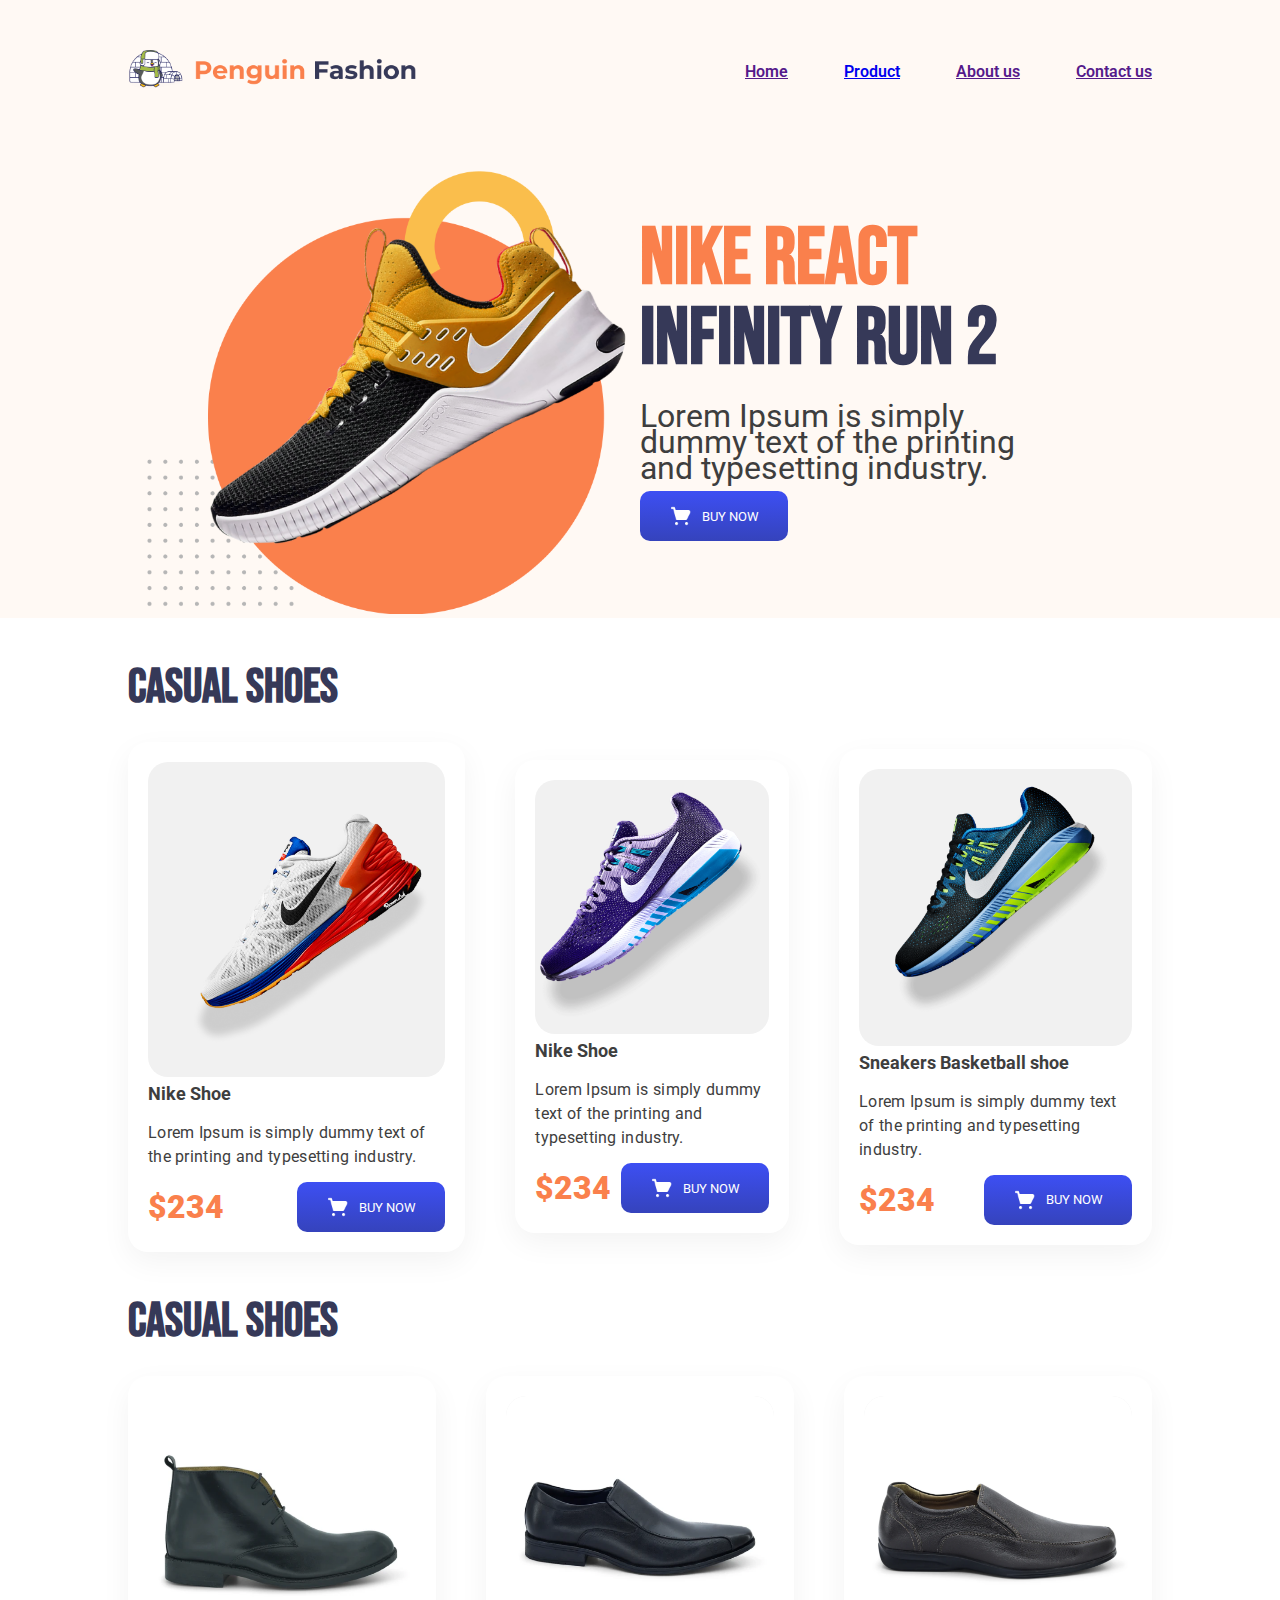
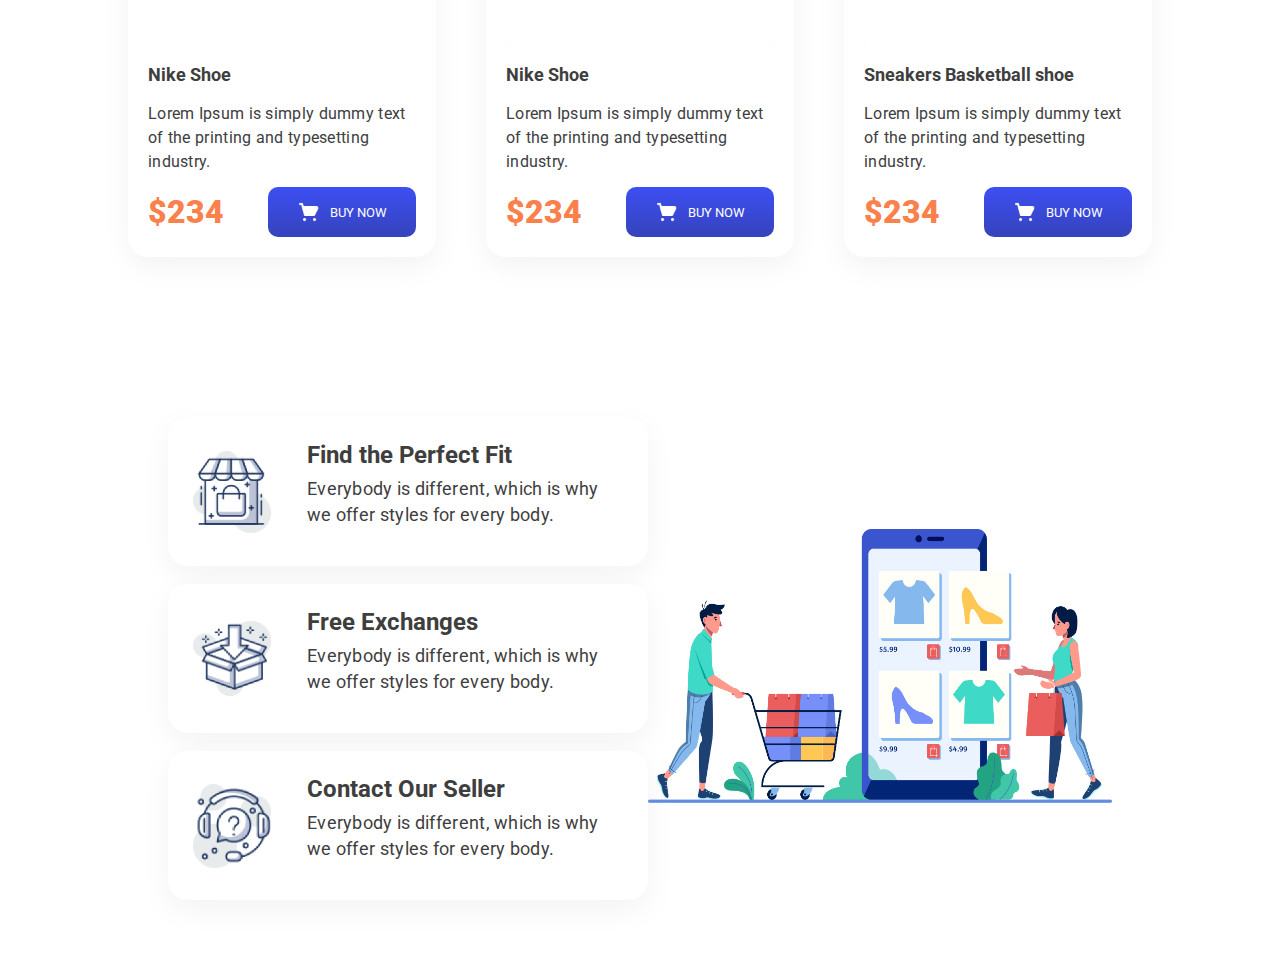
<file: index.html>
<!DOCTYPE html>
<html lang="en">

<head>
    <meta charset="UTF-8">
    <meta name="viewport" content="width=device-width, initial-scale=1.0">
    <title>Shoes - Page</title>
    <link rel="stylesheet" href="https://cdnjs.cloudflare.com/ajax/libs/font-awesome/6.6.0/css/all.min.css"
        integrity="sha512-Kc323vGBEqzTmouAECnVceyQqyqdsSiqLQISBL29aUW4U/M7pSPA/gEUZQqv1cwx4OnYxTxve5UMg5GT6L4JJg=="
        crossorigin="anonymous" referrerpolicy="no-referrer" />
    <link rel="preconnect" href="https://fonts.googleapis.com">
    <link rel="preconnect" href="https://fonts.gstatic.com" crossorigin>
    <link
        href="https://fonts.googleapis.com/css2?family=Bebas+Neue&family=Figtree:ital,wght@0,300..900;1,300..900&family=Roboto:ital,wght@0,100;0,300;0,400;0,500;0,700;0,900;1,100;1,300;1,400;1,500;1,700;1,900&display=swap"
        rel="stylesheet">
    <link rel="stylesheet" href="./styles/style.css">
    <link rel="stylesheet" href="./styles/responsive.css">
</head>

<body>
    <header>
        <nav class="display-flex">
            <div class="nav-header-logo">
                <a href="./backpack/backpack.html"><img src="./Logo, Icon/Logo.png" alt=""></a>
            </div>
            <ul class="display-flex navbar">
                <li><a href="">Home</a></li>
                <li><a href="./backpack/backpack.html">Product</a></li>
                <li><a href="">About us</a></li>
                <li><a href="">Contact us</a></li>
            </ul>
            <div class="hambar display-none">
                <i class="fa-solid fa-bars"></i>
            </div>
        </nav>
        <div class="banner-container display-flex">
            <div class="banner-content">
                <img id="first-img" src="./Photos/Group 33092.png" alt="" class="banner-image-first">
                <!-- <img src="./Logo, Icon/Group 33102.png" alt="" class="banner-image-second"> -->
            </div>
            <div class="banner-content-text">
                <h3>
                    <span>Nike React</span>
                    Infinity Run 2
                </h3>
                <p class="color-gray">Lorem Ipsum is simply dummy text of the printing
                    and typesetting industry.
                </p>
                <button class="primary-btn display-flex">
                    <img src="./Logo, Icon/shopping-cart 1.png" alt="">
                    BUY NOW
                </button>
            </div>
            <div class="banner-content display-none">
                <img src="./Photos/Group 33092.png" alt="" class="banner-image-first">
                <!-- <img src="./Logo, Icon/Group 33102.png" alt="" class="banner-image-second"> -->
            </div>
        </div>
    </header>
    <main>
        <section class="display-casual-container">
            <div class="display-casual-content-text">
                <h3 class="color-gray casual-h3">Casual Shoes </h3>
            </div>
            <div class="display-casual-content-items display-flex">
                <div class="casual-item">
                    <img src="./Photos/image 5.png" alt="">
                    <h3 class="color-gray">Nike Shoe</h3>
                    <p class="color-light-gray">Lorem Ipsum is simply dummy text of the
                        printing and typesetting industry.</p>
                    <div class="casual-price-tag display-flex">
                        <p>$234</p>
                        <button class="primary-btn display-flex">
                            <img src="./Logo, Icon/shopping-cart 1.png" alt="">
                            BUY NOW
                        </button>
                    </div>
                </div>
                <div class="casual-item">
                    <img src="./Photos/Daco_1703273 1.png" alt="">
                    <h3 class="color-gray">Nike Shoe</h3>
                    <p class="color-light-gray">Lorem Ipsum is simply dummy text of the
                        printing and typesetting industry.</p>
                    <div class="casual-price-tag display-flex">
                        <p>$234</p>
                        <button class="primary-btn display-flex">
                            <img src="./Logo, Icon/shopping-cart 1.png" alt="">
                            BUY NOW
                        </button>
                    </div>
                </div>
                <div class="casual-item">
                    <img src="./Photos/pngegg 1.png" alt="">
                    <h3 class="color-gray">Sneakers Basketball shoe</h3>
                    <p class="color-light-gray">Lorem Ipsum is simply dummy text of the
                        printing and typesetting industry.</p>
                    <div class="casual-price-tag display-flex">
                        <p>$234</p>
                        <button class="primary-btn display-flex">
                            <img src="./Logo, Icon/shopping-cart 1.png" alt="">
                            BUY NOW
                        </button>
                    </div>
                </div>
            </div>
        </section>
        <section class="display-casual-container">
            <div class="display-casual-content-text">
                <h3 class="color-gray casual-h3">Casual Shoes </h3>
            </div>
            <div class="display-casual-content-items display-flex">
                <div class="casual-item">
                    <img id="bgnone" src="./Photos/Mask Group.png" alt="">
                    <h3 class="color-gray">Nike Shoe</h3>
                    <p class="color-light-gray">Lorem Ipsum is simply dummy text of the
                        printing and typesetting industry.</p>
                    <div class="casual-price-tag display-flex">
                        <p>$234</p>
                        <button class="primary-btn display-flex">
                            <img src="./Logo, Icon/shopping-cart 1.png" alt="">
                            BUY NOW
                        </button>
                    </div>
                </div>
                <div class="casual-item">
                    <img src="./Photos/Rectangle 38.png" alt="">
                    <h3 class="color-gray">Nike Shoe</h3>
                    <p class="color-light-gray">Lorem Ipsum is simply dummy text of the
                        printing and typesetting industry.</p>
                    <div class="casual-price-tag display-flex">
                        <p>$234</p>
                        <button class="primary-btn display-flex">
                            <img src="./Logo, Icon/shopping-cart 1.png" alt="">
                            BUY NOW
                        </button>
                    </div>
                </div>
                <div class="casual-item">
                    <img src="./Photos/Rectangle 39.png" alt="">
                    <h3 class="color-gray">Sneakers Basketball shoe</h3>
                    <p class="color-light-gray">Lorem Ipsum is simply dummy text of the
                        printing and typesetting industry.</p>
                    <div class="casual-price-tag display-flex">
                        <p>$234</p>
                        <button class="primary-btn display-flex">
                            <img src="./Logo, Icon/shopping-cart 1.png" alt="">
                            BUY NOW
                        </button>
                    </div>
                </div>
            </div>
        </section>
    </main>
    <footer>
        <section class="footer-container display-flex">
            <div class="footer-content-image-2 display-none">
                <img src="./Logo, Icon/XMLID 1.png" alt="">
            </div>
            <div class="footer-content">
                <div class="footer-item display-flex">
                    <img src="./Logo, Icon/image 12.png" alt="">
                    <div class="footer-text-header">
                        <h3 class="color-gray">Find the Perfect Fit</h3>
                        <p class="color-light-gray">Everybody is different, which is why we
                            offer styles for every body.</p>
                    </div>
                </div>
                <div class="footer-item display-flex">
                    <img src="./Logo, Icon/image 13.png" alt="">
                    <div class="footer-text-header">
                        <h3 class="color-gray">Free Exchanges</h3>
                        <p class="color-light-gray">Everybody is different, which is why we
                            offer styles for every body.</p>
                    </div>
                </div>
                <div class="footer-item display-flex">
                    <img src="./Logo, Icon/image 14.png" alt="">
                    <div class="footer-text-header">
                        <h3  class="color-gray">Contact Our Seller</h3>
                        <p class="color-light-gray">Everybody is different, which is why we
                            offer styles for every body.</p>
                    </div>
                </div>
            </div>
            <div class="footer-content-image">
                <img src="./Logo, Icon/XMLID 1.png" alt="">
            </div>
        </section>
    </footer>
</body>

</html>
</file>
<file: styles/style.css>
:root {
    --color: rgb(62, 62, 62);
    --base-font-size: 2rem;
    --large-font-size: 3rem;
    --primary-font-size: 1.125rem;
}

* {
    margin: 0;
    padding: 0;
    box-sizing: border-box;
    font-family: "Roboto", sans-serif;
}

/* navigation section styles start */
header {
    background: rgb(255, 249, 244);
}

nav {
    width: 80%;
    margin: 0 auto;
    justify-content: space-between;
    padding-top: 50px;
    margin-bottom: 50px;
}

nav ul {
    gap: 56px;
}

nav ul li {
    color: rgb(60, 60, 60);
    cursor: pointer;
    list-style: none;
    font-weight: 600;
}

.nav-header-logo img {
    width: 290px;
    cursor: pointer;
}

/* navigation section styles end */

/*banner section styles start  */
.banner-container {
    width: 80%;
    margin: 0 auto;
    justify-content: space-between;
}

.banner-content {
    width: 50%;
}

.banner-content img {
    width: 100%;
}

.banner-content-text {
    width: 400px;
    height: auto;
    margin-right: 112px;
}

.banner-content-text h3 {
    font-size: 5rem;
    font-weight: 700;
    color: #363958;
    line-height: 80px;
    margin-bottom: 24px;
    font-family: "Bebas Neue";
}

.banner-content-text span {
    color: #FA804C;
    font-family: "Bebas Neue";
}

.banner-content-text p {
    margin-bottom: 10px;
}

/*banner section styles end  */

/* shared styles start */
.display-flex {
    display: flex;
    align-items: center;
}

.color-gray {
    font-family: Roboto;
    font-size: var(--base-font-size);
    line-height: 26px;
    color: var(--color);
}

.primary-btn img {
    width: 24px;
}

.primary-btn {
    border: 0;
    outline: 0;
    padding: 13px 29px;
    border-radius: 10px;
    background: linear-gradient(180.00deg, rgb(61, 79, 243), rgb(53, 67, 188) 100%);
    gap: 9px;
    color: #fff;
    cursor: pointer;
}

.display-none {
    display: none;
}

.color-light-gray {
    color: #3E3E3E;
    margin-bottom: 13px;
    line-height: 24px;
    letter-spacing: 0.3px;
}

/* shared styles end */

/* casual shoes container styles start */
.display-casual-container {
    width: 80%;
    margin: 0 auto;
    margin-top: 50px;
}

.casual-item {
    max-width: 370px;
    max-height: 550px;
    border-radius: 20px;
    box-shadow: 0px 10px 30px 0px rgba(0, 0, 0, 0.05);
    background: rgb(255, 255, 255);
    padding: 20px;
}

.casual-item>h3 {
    font-size: var(--primary-font-size);
    margin-bottom: 14px;
}

.casual-item>img {
    width: 100%;
    background: rgb(241, 241, 241);
    border-radius: 20px;
}

.casual-price-tag {
    justify-content: space-between;
}

.casual-price-tag>p {
    color: rgb(250, 128, 76);
    font-size: var(--base-font-size);
    font-weight: 900;
    line-height: 42px
}

.display-casual-content-items {
    gap: 50px;
    justify-content: space-around;
    margin-top: 34px;
}

.casual-h3 {
    font-size: var(--large-font-size);
    font-weight: 700;
    color: #363958;
    line-height: 40px;
    font-family: "Bebas Neue";
}

#bgnone {
    background-color: transparent;
}

/* casual shoes container styles end */

/* footer section styles start */
.footer-container {
    width: 80%;
    margin: 0 auto;
    justify-content: space-between;
    padding: 40px;
    margin-top: 120px;
}

.footer-item>img{
    width: 78px;
}

.footer-item {
    max-width: 489px;
    height: auto;
    gap: 36px;
    padding: 25px;
    border-radius: 20px;
    box-shadow: 0px 10px 30px 0px rgba(0, 0, 0, 0.05);
    background: rgb(255, 255, 255);
    margin-bottom: 18px;
}
.footer-content-image{
    width: 50%;
    
}
.footer-content-image > img{
    width: 100%;
}
.footer-text-header p{
    font-size: var(--primary-font-size);
    line-height: 26px;
}
.footer-text-header h3{
    font-size: 24px;
    margin-bottom: 8px;
}
/* footer section styles end */
</file>
<file: styles/responsive.css>
@media screen and (max-width : 576px) {

    nav ul,
    .banner-container,
    .display-casual-content-items,
    .footer-container,
    .footer-item {
        flex-direction: column;
    }
    nav{
        margin-bottom: 0;
    }
    .banner-container{
        width: 90%;
    }
    .banner-content,
    .hambar {
        display: block;
    }

    #first-img {
        display: none;
    }

    .banner-content,
    .display-casual-container {
        width: 100%;
    }

    .banner-content img {
        width: 100%;
        margin-bottom: 80px;
    }

    .banner-content-text {
        width: auto;
        margin: 20px;
        margin-right: 0;
    }

    .banner-content-text h3 {
        font-size: 3.2rem;
    }

    .primary-btn {
        padding: 9px 16px;
    }

    .nav-header-logo img {
        width: 70%;
        margin-bottom: 30px;
    }

    .navbar {
        display: none;
    }
    .hambar{
        margin-bottom: 30px;
    }
    .casual-h3{
        text-align: center;
    }
    .footer-content-image{
        width: 100%;
    }
    .footer-content-image-2 img{
        width: 100%;
        margin-bottom: 30px;
    }
    .footer-content-image{
        display: none;
    }
    .footer-container {
        width: 100%;
        padding: 20px;
    }
    .footer-item{
        text-align: center;
    }
    .footer-content-image-2{
        display: block;
    }
}
</file>
